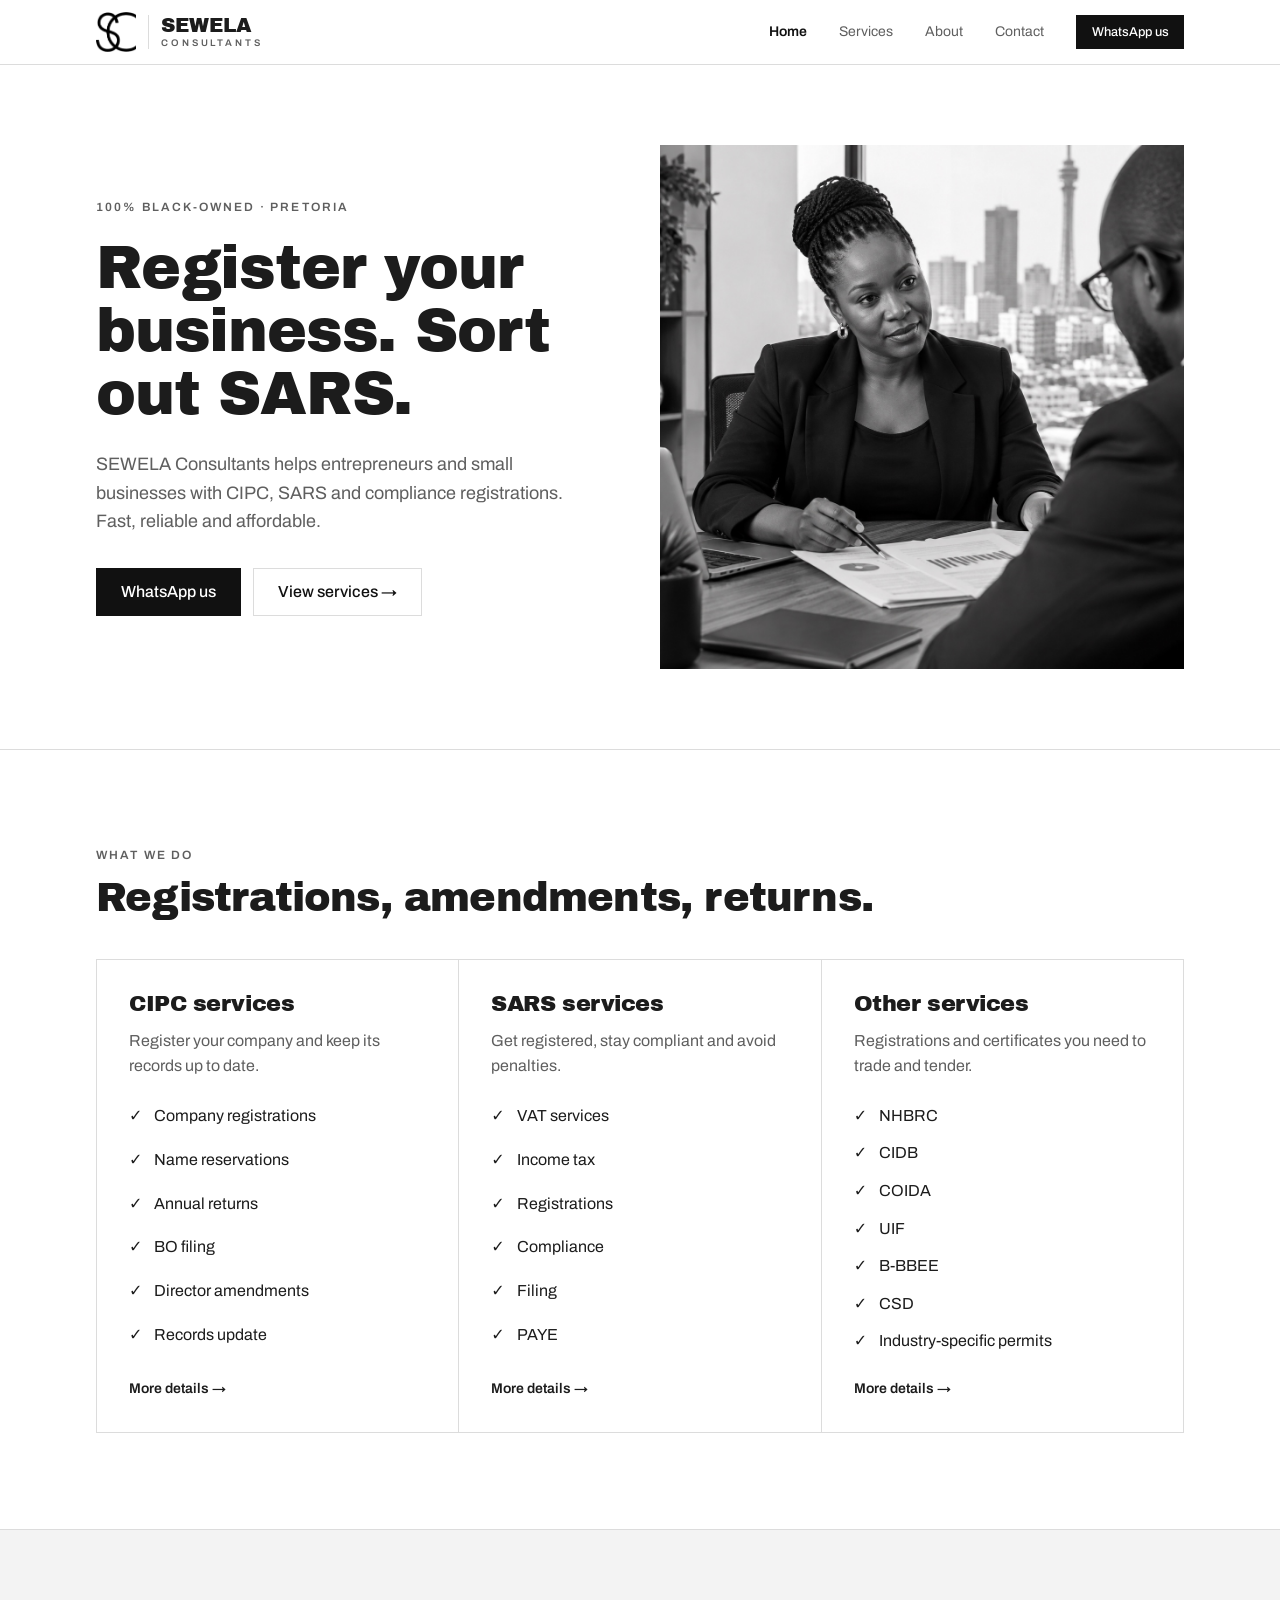
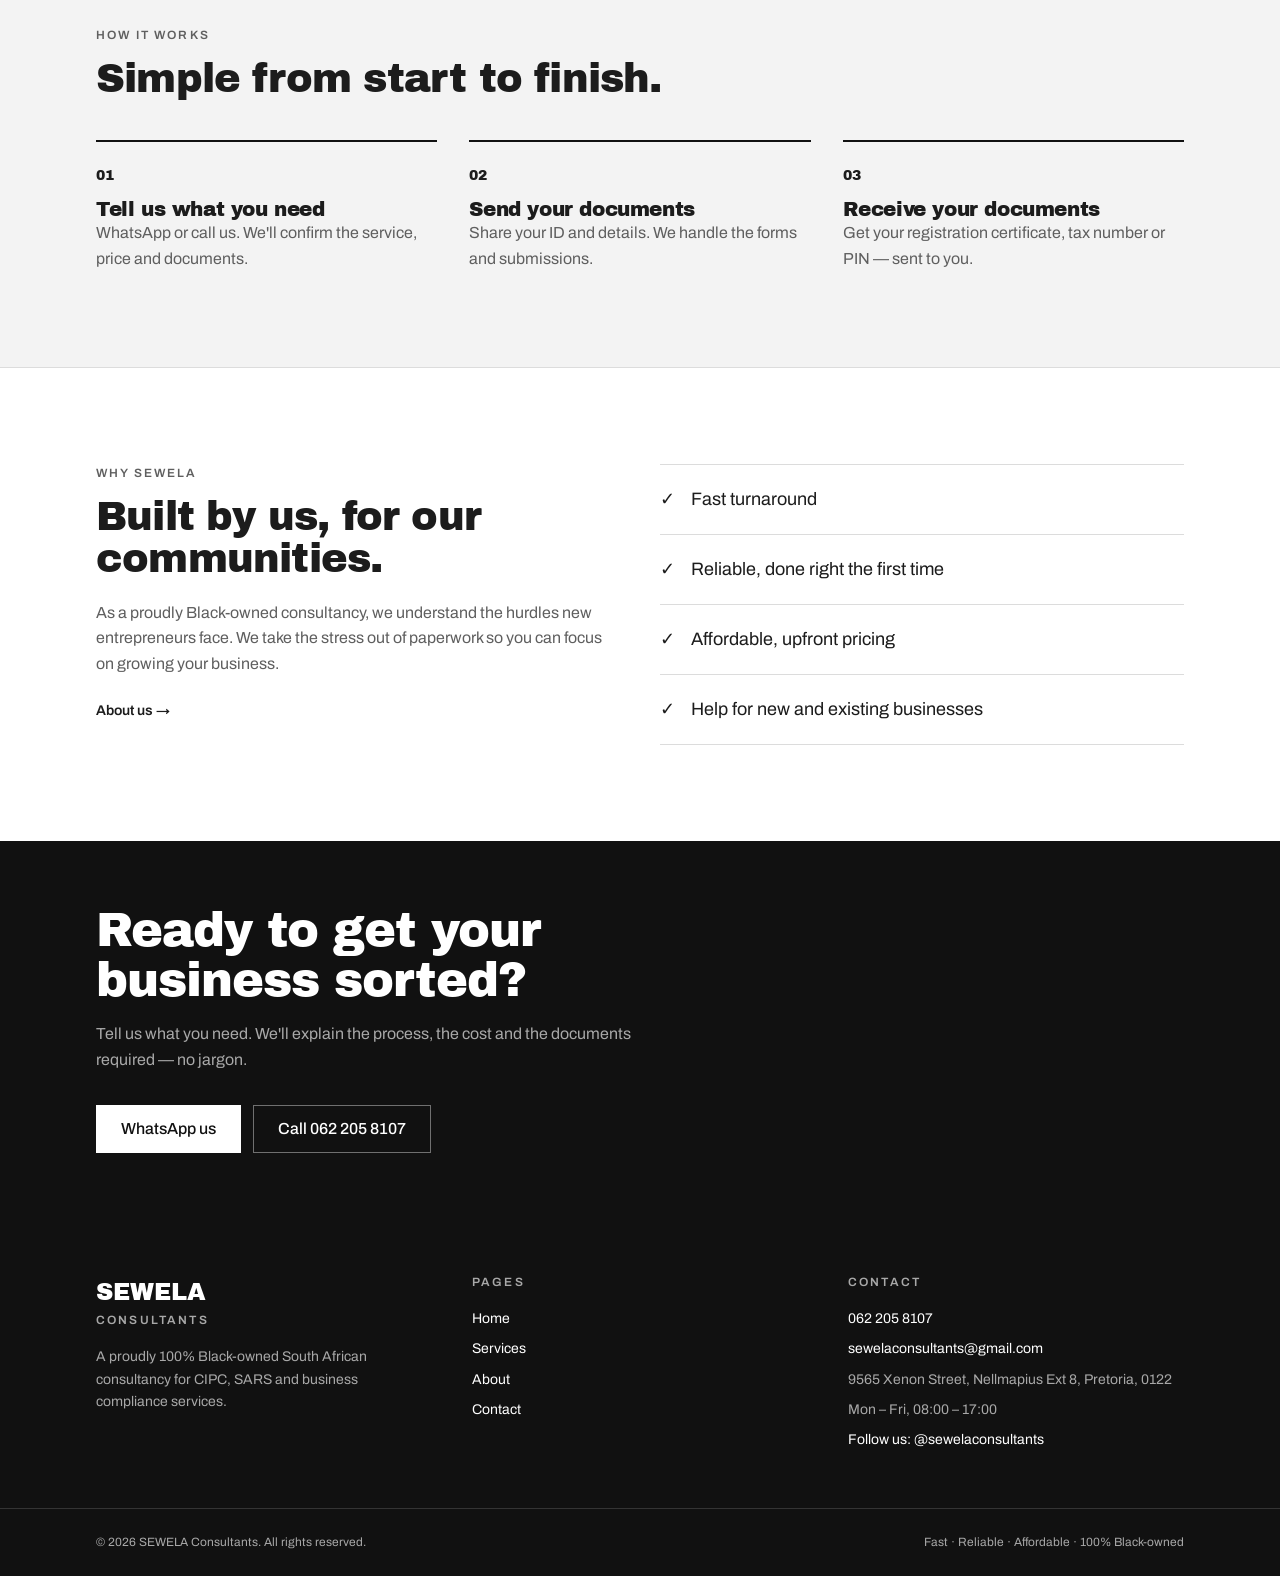
<file: SWC website/sewela-website-html/sewela-website/index.html>
<!DOCTYPE html>
<html lang="en-ZA">
<head>
  <meta charset="utf-8">
  <meta name="viewport" content="width=device-width, initial-scale=1">
  <title>SEWELA Consultants — Business Registration & SARS Services</title>
  <meta name="description" content="CIPC, SARS, NHBRC, CIDB, COIDA, B-BBEE and CSD services. A 100% Black-owned consultancy in Pretoria.">
  <meta property="og:title" content="SEWELA Consultants — Business Registration & SARS Services">
  <meta property="og:description" content="CIPC, SARS, NHBRC, CIDB, COIDA, B-BBEE and CSD services. A 100% Black-owned consultancy in Pretoria.">
  <meta property="og:type" content="website">
  <link rel="icon" href="favicon.ico">
  <link rel="preconnect" href="https://fonts.googleapis.com">
  <link rel="preconnect" href="https://fonts.gstatic.com" crossorigin>
  <link rel="stylesheet" href="https://fonts.googleapis.com/css2?family=Archivo+Black&family=Archivo:wght@400;500;600;700&display=swap">
  <link rel="stylesheet" href="styles.css">
</head>
<body>
  <!-- ===== Header ===== -->
  <header class="header">
    <div class="container header-inner">
      <a href="index.html" class="logo" aria-label="SEWELA Consultants home">
        <img src="images/sewela-sc-logo.png" alt="">
        <span class="logo-text">
          <span class="logo-name">SEWELA</span>
          <span class="logo-sub">Consultants</span>
        </span>
      </a>
      <nav class="nav">
        <a href="index.html">Home</a>
        <a href="services.html">Services</a>
        <a href="about.html">About</a>
        <a href="contact.html">Contact</a>
        <a href="https://wa.me/27622058107?text=Hello%20SEWELA%20Consultants%2C%20I%20would%20like%20help%20with%20" target="_blank" rel="noreferrer" class="btn btn-small">WhatsApp us</a>
      </nav>
      <button class="menu-btn" type="button" aria-label="Open menu" aria-expanded="false">
        <svg viewBox="0 0 24 24" fill="none" stroke="currentColor" stroke-width="2"><path d="M4 6h16M4 12h16M4 18h16"/></svg>
      </button>
    </div>
    <nav class="mobile-nav">
      <div class="container">
        <a href="index.html">Home</a>
        <a href="services.html">Services</a>
        <a href="about.html">About</a>
        <a href="contact.html">Contact</a>
        <a href="https://wa.me/27622058107?text=Hello%20SEWELA%20Consultants%2C%20I%20would%20like%20help%20with%20" target="_blank" rel="noreferrer" class="btn">WhatsApp us</a>
      </div>
    </nav>
  </header>

  <main>

    <!-- ===== Intro ===== -->
    <section class="border-b">
      <div class="container hero">
        <div>
          <p class="eyebrow">100% Black-owned · Pretoria</p>
          <h1>Register your business. Sort out SARS.</h1>
          <p class="lead">SEWELA Consultants helps entrepreneurs and small businesses with CIPC, SARS and compliance registrations. Fast, reliable and affordable.</p>
          <div class="btn-row">
            <a href="https://wa.me/27622058107?text=Hello%20SEWELA%20Consultants%2C%20I%20would%20like%20help%20with%20" target="_blank" rel="noreferrer" class="btn">WhatsApp us</a>
            <a href="services.html" class="btn btn-outline">View services →</a>
          </div>
        </div>
        <img src="images/hero-consultant.jpg" alt="A SEWELA consultant reviewing business documents with a client" width="1312" height="1199">
      </div>
    </section>

    <!-- ===== What we do ===== -->
    <section class="container section">
      <p class="eyebrow">What we do</p>
      <h2 class="mt-1">Registrations, amendments, returns.</h2>
      <div class="grid-cards three">
        <div>
          <h3>CIPC services</h3>
          <p class="muted mt-1">Register your company and keep its records up to date.</p>
          <ul class="check-list">
            <li>Company registrations</li>
            <li>Name reservations</li>
            <li>Annual returns</li>
            <li>BO filing</li>
            <li>Director amendments</li>
            <li>Records update</li>
          </ul>
          <a href="services.html#cipc" class="text-link">More details →</a>
        </div>
        <div>
          <h3>SARS services</h3>
          <p class="muted mt-1">Get registered, stay compliant and avoid penalties.</p>
          <ul class="check-list">
            <li>VAT services</li>
            <li>Income tax</li>
            <li>Registrations</li>
            <li>Compliance</li>
            <li>Filing</li>
            <li>PAYE</li>
          </ul>
          <a href="services.html#sars" class="text-link">More details →</a>
        </div>
        <div>
          <h3>Other services</h3>
          <p class="muted mt-1">Registrations and certificates you need to trade and tender.</p>
          <ul class="check-list">
            <li>NHBRC</li>
            <li>CIDB</li>
            <li>COIDA</li>
            <li>UIF</li>
            <li>B-BBEE</li>
            <li>CSD</li>
            <li>Industry-specific permits</li>
          </ul>
          <a href="services.html#other" class="text-link">More details →</a>
        </div>
      </div>
    </section>

    <!-- ===== How it works ===== -->
    <section class="bg-light border-y">
      <div class="container section">
        <p class="eyebrow">How it works</p>
        <h2 class="mt-1">Simple from start to finish.</h2>
        <ol class="steps">
          <li><span class="num">01</span><h3>Tell us what you need</h3><p class="muted">WhatsApp or call us. We'll confirm the service, price and documents.</p></li>
          <li><span class="num">02</span><h3>Send your documents</h3><p class="muted">Share your ID and details. We handle the forms and submissions.</p></li>
          <li><span class="num">03</span><h3>Receive your documents</h3><p class="muted">Get your registration certificate, tax number or PIN — sent to you.</p></li>
        </ol>
      </div>
    </section>

    <!-- ===== Why us ===== -->
    <section class="container section two-col">
      <div>
        <p class="eyebrow">Why SEWELA</p>
        <h2 class="mt-1">Built by us, for our communities.</h2>
        <p class="muted" style="margin-top:1.25rem">As a proudly Black-owned consultancy, we understand the hurdles new entrepreneurs face. We take the stress out of paperwork so you can focus on growing your business.</p>
        <a href="about.html" class="text-link">About us →</a>
      </div>
      <ul class="reasons">
        <li>Fast turnaround</li>
        <li>Reliable, done right the first time</li>
        <li>Affordable, upfront pricing</li>
        <li>Help for new and existing businesses</li>
      </ul>
    </section>

    <!-- ===== Call to action ===== -->
    <section class="cta">
      <div class="container">
        <h2>Ready to get your business sorted?</h2>
        <p>Tell us what you need. We'll explain the process, the cost and the documents required — no jargon.</p>
        <div class="btn-row">
          <a href="https://wa.me/27622058107?text=Hello%20SEWELA%20Consultants%2C%20I%20would%20like%20help%20with%20" target="_blank" rel="noreferrer" class="btn btn-inverse">WhatsApp us</a>
          <a href="tel:+27622058107" class="btn btn-inverse-outline">Call 062 205 8107</a>
        </div>
      </div>
    </section>
  </main>

  <!-- ===== Footer ===== -->
  <footer class="footer">
    <div class="container footer-grid">
      <div>
        <p class="footer-name">SEWELA</p>
        <p class="eyebrow">Consultants</p>
        <p class="dim" style="margin-top:1rem;max-width:20rem;font-size:.875rem">A proudly 100% Black-owned South African consultancy for CIPC, SARS and business compliance services.</p>
      </div>
      <div>
        <p class="eyebrow">Pages</p>
        <ul>
          <li><a href="index.html">Home</a></li>
          <li><a href="services.html">Services</a></li>
          <li><a href="about.html">About</a></li>
          <li><a href="contact.html">Contact</a></li>
        </ul>
      </div>
      <div>
        <p class="eyebrow">Contact</p>
        <ul>
          <li><a href="tel:+27622058107">062 205 8107</a></li>
          <li><a href="mailto:sewelaconsultants@gmail.com">sewelaconsultants@gmail.com</a></li>
          <li class="dim">9565 Xenon Street, Nellmapius Ext 8, Pretoria, 0122</li>
          <li class="dim">Mon – Fri, 08:00 – 17:00</li>
          <li>Follow us: @sewelaconsultants</li>
        </ul>
      </div>
    </div>
    <div class="footer-bottom">
      <div class="container">
        <p>© <span id="year">2026</span> SEWELA Consultants. All rights reserved.</p>
        <p>Fast · Reliable · Affordable · 100% Black-owned</p>
      </div>
    </div>
  </footer>

  <script src="script.js"></script>
</body>
</html>
</file>
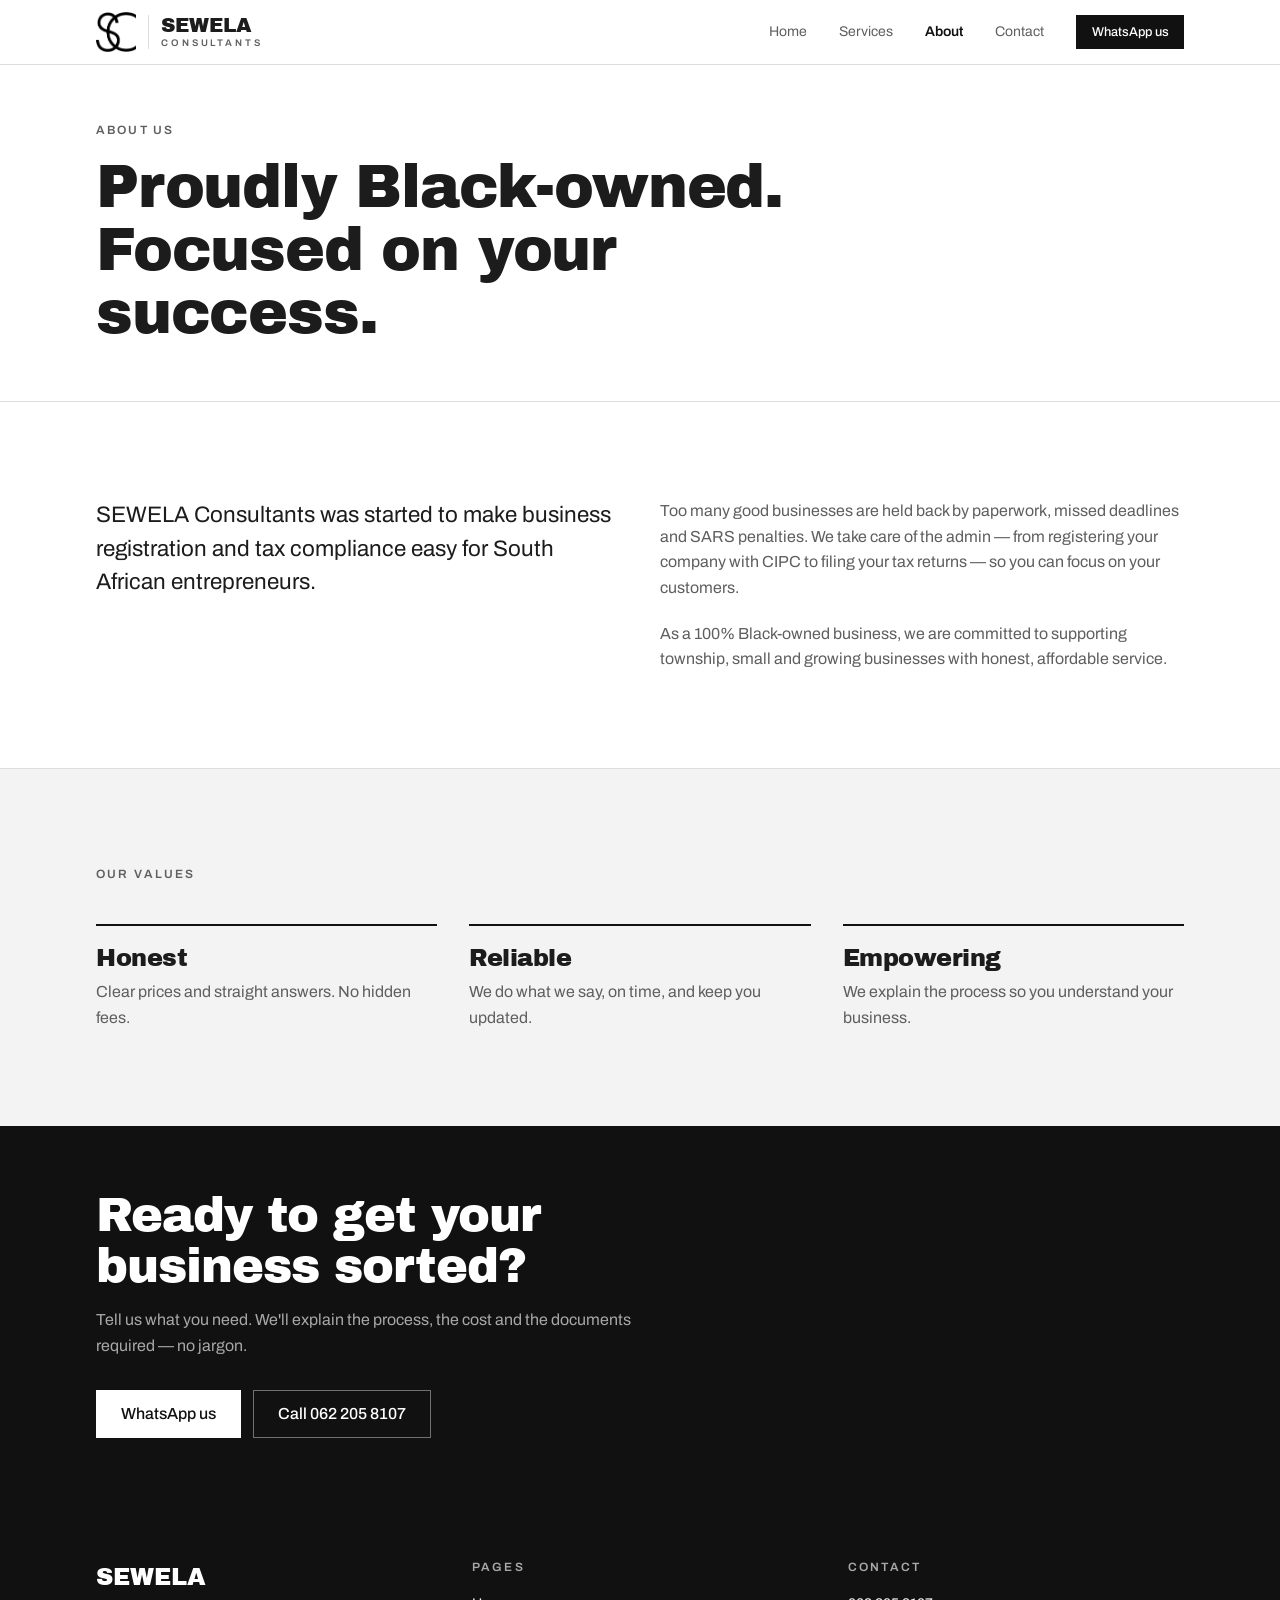
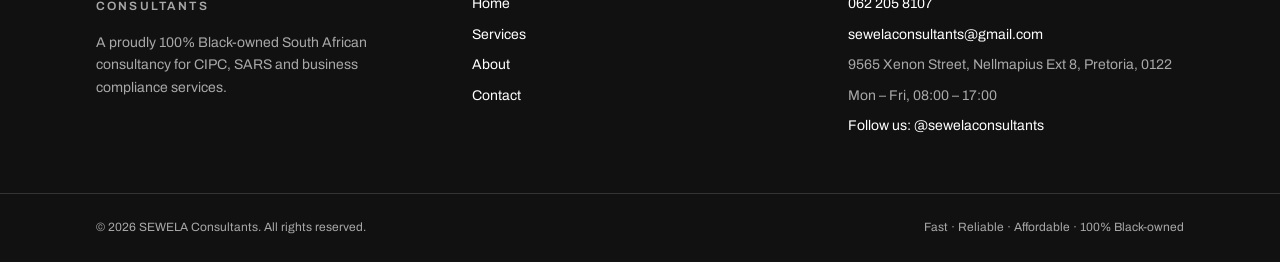
<file: SWC website/sewela-website-html/sewela-website/about.html>
<!DOCTYPE html>
<html lang="en-ZA">
<head>
  <meta charset="utf-8">
  <meta name="viewport" content="width=device-width, initial-scale=1">
  <title>About Us — A Black-Owned Consultancy | SEWELA Consultants</title>
  <meta name="description" content="SEWELA Consultants is a 100% Black-owned South African consultancy helping entrepreneurs register and stay compliant.">
  <meta property="og:title" content="About Us — A Black-Owned Consultancy | SEWELA Consultants">
  <meta property="og:description" content="SEWELA Consultants is a 100% Black-owned South African consultancy helping entrepreneurs register and stay compliant.">
  <meta property="og:type" content="website">
  <link rel="icon" href="favicon.ico">
  <link rel="preconnect" href="https://fonts.googleapis.com">
  <link rel="preconnect" href="https://fonts.gstatic.com" crossorigin>
  <link rel="stylesheet" href="https://fonts.googleapis.com/css2?family=Archivo+Black&family=Archivo:wght@400;500;600;700&display=swap">
  <link rel="stylesheet" href="styles.css">
</head>
<body>
  <!-- ===== Header ===== -->
  <header class="header">
    <div class="container header-inner">
      <a href="index.html" class="logo" aria-label="SEWELA Consultants home">
        <img src="images/sewela-sc-logo.png" alt="">
        <span class="logo-text">
          <span class="logo-name">SEWELA</span>
          <span class="logo-sub">Consultants</span>
        </span>
      </a>
      <nav class="nav">
        <a href="index.html">Home</a>
        <a href="services.html">Services</a>
        <a href="about.html">About</a>
        <a href="contact.html">Contact</a>
        <a href="https://wa.me/27622058107?text=Hello%20SEWELA%20Consultants%2C%20I%20would%20like%20help%20with%20" target="_blank" rel="noreferrer" class="btn btn-small">WhatsApp us</a>
      </nav>
      <button class="menu-btn" type="button" aria-label="Open menu" aria-expanded="false">
        <svg viewBox="0 0 24 24" fill="none" stroke="currentColor" stroke-width="2"><path d="M4 6h16M4 12h16M4 18h16"/></svg>
      </button>
    </div>
    <nav class="mobile-nav">
      <div class="container">
        <a href="index.html">Home</a>
        <a href="services.html">Services</a>
        <a href="about.html">About</a>
        <a href="contact.html">Contact</a>
        <a href="https://wa.me/27622058107?text=Hello%20SEWELA%20Consultants%2C%20I%20would%20like%20help%20with%20" target="_blank" rel="noreferrer" class="btn">WhatsApp us</a>
      </div>
    </nav>
  </header>

  <main>

    <section class="page-title">
      <div class="container">
        <p class="eyebrow">About us</p>
        <h1>Proudly Black-owned. Focused on your success.</h1>
      </div>
    </section>

    <section class="container section two-col">
      <p style="font-size:1.4rem;line-height:1.5">SEWELA Consultants was started to make business registration and tax compliance easy for South African entrepreneurs.</p>
      <div class="muted">
        <p>Too many good businesses are held back by paperwork, missed deadlines and SARS penalties. We take care of the admin — from registering your company with CIPC to filing your tax returns — so you can focus on your customers.</p>
        <p style="margin-top:1.25rem">As a 100% Black-owned business, we are committed to supporting township, small and growing businesses with honest, affordable service.</p>
      </div>
    </section>

    <section class="bg-light" style="border-top:1px solid var(--border)">
      <div class="container section">
        <p class="eyebrow">Our values</p>
        <div class="steps">
          <div style="border-top:2px solid var(--black);padding-top:1.25rem"><h2 style="font-size:1.5rem">Honest</h2><p class="muted" style="margin-top:.5rem">Clear prices and straight answers. No hidden fees.</p></div>
          <div style="border-top:2px solid var(--black);padding-top:1.25rem"><h2 style="font-size:1.5rem">Reliable</h2><p class="muted" style="margin-top:.5rem">We do what we say, on time, and keep you updated.</p></div>
          <div style="border-top:2px solid var(--black);padding-top:1.25rem"><h2 style="font-size:1.5rem">Empowering</h2><p class="muted" style="margin-top:.5rem">We explain the process so you understand your business.</p></div>
        </div>
      </div>
    </section>

    <!-- ===== Call to action ===== -->
    <section class="cta">
      <div class="container">
        <h2>Ready to get your business sorted?</h2>
        <p>Tell us what you need. We'll explain the process, the cost and the documents required — no jargon.</p>
        <div class="btn-row">
          <a href="https://wa.me/27622058107?text=Hello%20SEWELA%20Consultants%2C%20I%20would%20like%20help%20with%20" target="_blank" rel="noreferrer" class="btn btn-inverse">WhatsApp us</a>
          <a href="tel:+27622058107" class="btn btn-inverse-outline">Call 062 205 8107</a>
        </div>
      </div>
    </section>
  </main>

  <!-- ===== Footer ===== -->
  <footer class="footer">
    <div class="container footer-grid">
      <div>
        <p class="footer-name">SEWELA</p>
        <p class="eyebrow">Consultants</p>
        <p class="dim" style="margin-top:1rem;max-width:20rem;font-size:.875rem">A proudly 100% Black-owned South African consultancy for CIPC, SARS and business compliance services.</p>
      </div>
      <div>
        <p class="eyebrow">Pages</p>
        <ul>
          <li><a href="index.html">Home</a></li>
          <li><a href="services.html">Services</a></li>
          <li><a href="about.html">About</a></li>
          <li><a href="contact.html">Contact</a></li>
        </ul>
      </div>
      <div>
        <p class="eyebrow">Contact</p>
        <ul>
          <li><a href="tel:+27622058107">062 205 8107</a></li>
          <li><a href="mailto:sewelaconsultants@gmail.com">sewelaconsultants@gmail.com</a></li>
          <li class="dim">9565 Xenon Street, Nellmapius Ext 8, Pretoria, 0122</li>
          <li class="dim">Mon – Fri, 08:00 – 17:00</li>
          <li>Follow us: @sewelaconsultants</li>
        </ul>
      </div>
    </div>
    <div class="footer-bottom">
      <div class="container">
        <p>© <span id="year">2026</span> SEWELA Consultants. All rights reserved.</p>
        <p>Fast · Reliable · Affordable · 100% Black-owned</p>
      </div>
    </div>
  </footer>

  <script src="script.js"></script>
</body>
</html>
</file>
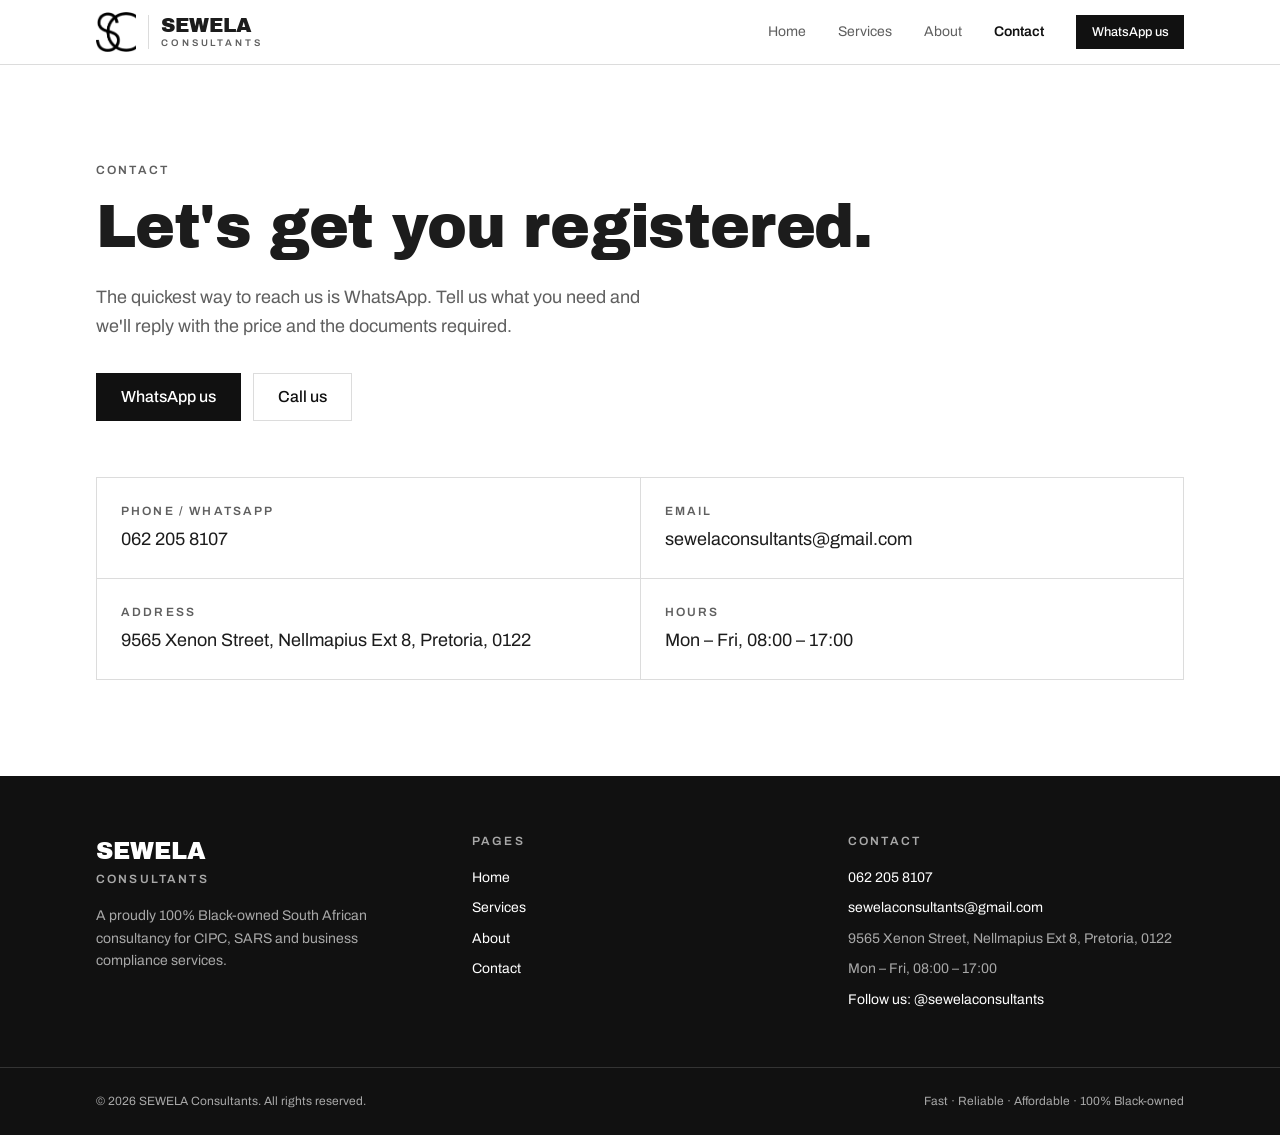
<file: SWC website/sewela-website-html/sewela-website/contact.html>
<!DOCTYPE html>
<html lang="en-ZA">
<head>
  <meta charset="utf-8">
  <meta name="viewport" content="width=device-width, initial-scale=1">
  <title>Contact Us | SEWELA Consultants</title>
  <meta name="description" content="WhatsApp, call or email SEWELA Consultants for help with CIPC, SARS and compliance registrations.">
  <meta property="og:title" content="Contact Us | SEWELA Consultants">
  <meta property="og:description" content="WhatsApp, call or email SEWELA Consultants for help with CIPC, SARS and compliance registrations.">
  <meta property="og:type" content="website">
  <link rel="icon" href="favicon.ico">
  <link rel="preconnect" href="https://fonts.googleapis.com">
  <link rel="preconnect" href="https://fonts.gstatic.com" crossorigin>
  <link rel="stylesheet" href="https://fonts.googleapis.com/css2?family=Archivo+Black&family=Archivo:wght@400;500;600;700&display=swap">
  <link rel="stylesheet" href="styles.css">
</head>
<body>
  <!-- ===== Header ===== -->
  <header class="header">
    <div class="container header-inner">
      <a href="index.html" class="logo" aria-label="SEWELA Consultants home">
        <img src="images/sewela-sc-logo.png" alt="">
        <span class="logo-text">
          <span class="logo-name">SEWELA</span>
          <span class="logo-sub">Consultants</span>
        </span>
      </a>
      <nav class="nav">
        <a href="index.html">Home</a>
        <a href="services.html">Services</a>
        <a href="about.html">About</a>
        <a href="contact.html">Contact</a>
        <a href="https://wa.me/27622058107?text=Hello%20SEWELA%20Consultants%2C%20I%20would%20like%20help%20with%20" target="_blank" rel="noreferrer" class="btn btn-small">WhatsApp us</a>
      </nav>
      <button class="menu-btn" type="button" aria-label="Open menu" aria-expanded="false">
        <svg viewBox="0 0 24 24" fill="none" stroke="currentColor" stroke-width="2"><path d="M4 6h16M4 12h16M4 18h16"/></svg>
      </button>
    </div>
    <nav class="mobile-nav">
      <div class="container">
        <a href="index.html">Home</a>
        <a href="services.html">Services</a>
        <a href="about.html">About</a>
        <a href="contact.html">Contact</a>
        <a href="https://wa.me/27622058107?text=Hello%20SEWELA%20Consultants%2C%20I%20would%20like%20help%20with%20" target="_blank" rel="noreferrer" class="btn">WhatsApp us</a>
      </div>
    </nav>
  </header>

  <main>

    <section class="container section">
      <p class="eyebrow">Contact</p>
      <h1 style="margin-top:1rem">Let's get you registered.</h1>
      <p class="lead" style="max-width:36rem">The quickest way to reach us is WhatsApp. Tell us what you need and we'll reply with the price and the documents required.</p>
      <div class="btn-row">
        <a href="https://wa.me/27622058107?text=Hello%20SEWELA%20Consultants%2C%20I%20would%20like%20help%20with%20" target="_blank" rel="noreferrer" class="btn">WhatsApp us</a>
        <a href="tel:+27622058107" class="btn btn-outline">Call us</a>
      </div>
      <dl class="grid-cards two" style="margin-top:3.5rem">
        <div class="contact-item"><div><dt class="eyebrow">Phone / WhatsApp</dt><dd><a href="tel:+27622058107">062 205 8107</a></dd></div></div>
        <div class="contact-item"><div><dt class="eyebrow">Email</dt><dd><a href="mailto:sewelaconsultants@gmail.com">sewelaconsultants@gmail.com</a></dd></div></div>
        <div class="contact-item"><div><dt class="eyebrow">Address</dt><dd>9565 Xenon Street, Nellmapius Ext 8, Pretoria, 0122</dd></div></div>
        <div class="contact-item"><div><dt class="eyebrow">Hours</dt><dd>Mon – Fri, 08:00 – 17:00</dd></div></div>
      </dl>
    </section>
  </main>

  <!-- ===== Footer ===== -->
  <footer class="footer">
    <div class="container footer-grid">
      <div>
        <p class="footer-name">SEWELA</p>
        <p class="eyebrow">Consultants</p>
        <p class="dim" style="margin-top:1rem;max-width:20rem;font-size:.875rem">A proudly 100% Black-owned South African consultancy for CIPC, SARS and business compliance services.</p>
      </div>
      <div>
        <p class="eyebrow">Pages</p>
        <ul>
          <li><a href="index.html">Home</a></li>
          <li><a href="services.html">Services</a></li>
          <li><a href="about.html">About</a></li>
          <li><a href="contact.html">Contact</a></li>
        </ul>
      </div>
      <div>
        <p class="eyebrow">Contact</p>
        <ul>
          <li><a href="tel:+27622058107">062 205 8107</a></li>
          <li><a href="mailto:sewelaconsultants@gmail.com">sewelaconsultants@gmail.com</a></li>
          <li class="dim">9565 Xenon Street, Nellmapius Ext 8, Pretoria, 0122</li>
          <li class="dim">Mon – Fri, 08:00 – 17:00</li>
          <li>Follow us: @sewelaconsultants</li>
        </ul>
      </div>
    </div>
    <div class="footer-bottom">
      <div class="container">
        <p>© <span id="year">2026</span> SEWELA Consultants. All rights reserved.</p>
        <p>Fast · Reliable · Affordable · 100% Black-owned</p>
      </div>
    </div>
  </footer>

  <script src="script.js"></script>
</body>
</html>
</file>
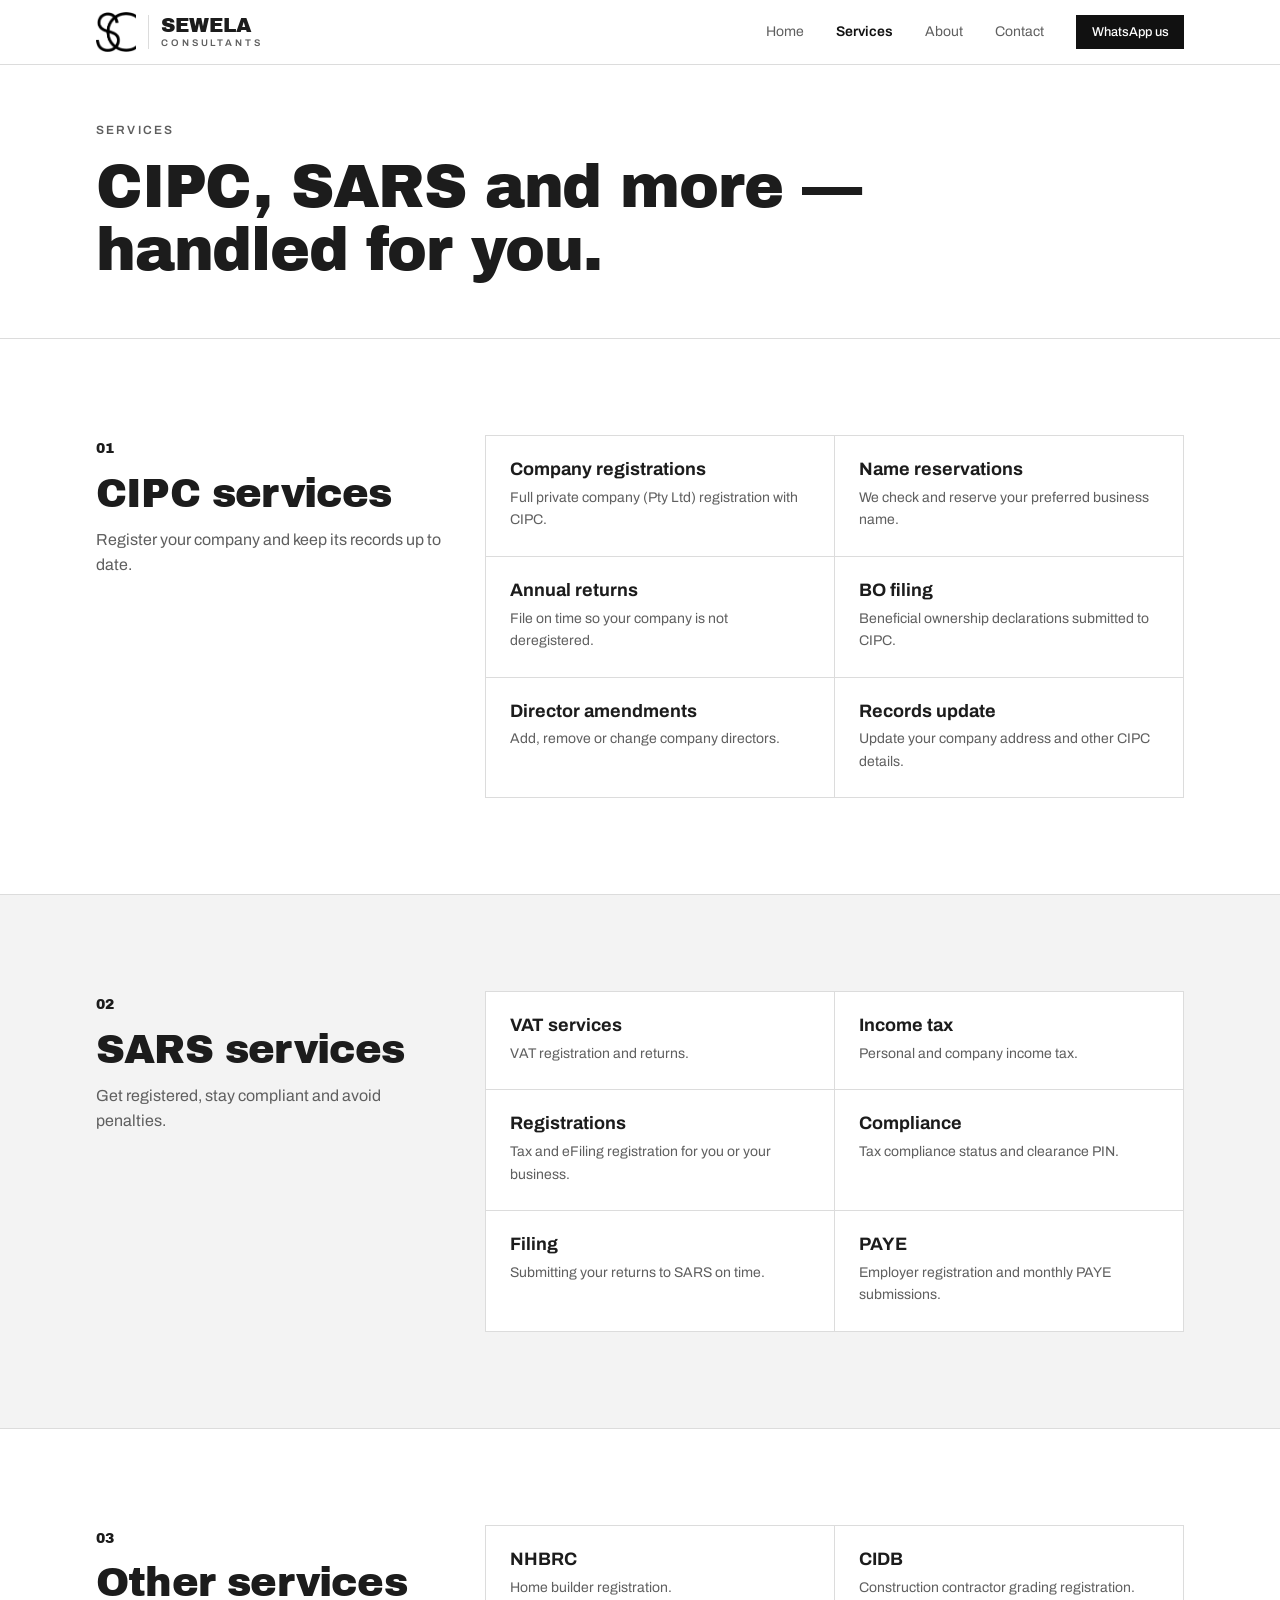
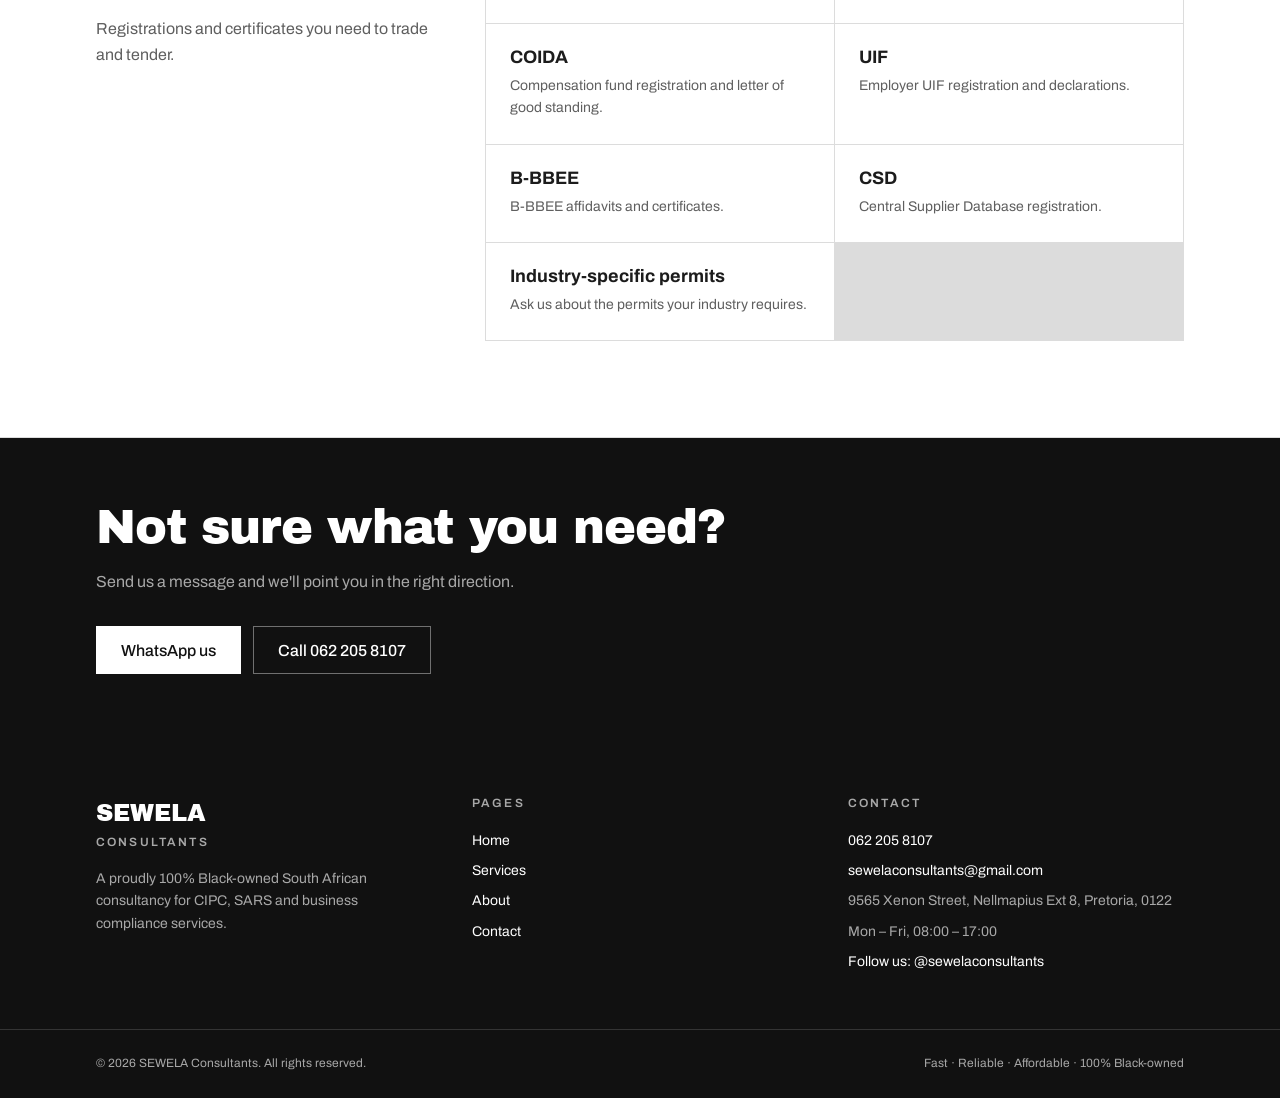
<file: SWC website/sewela-website-html/sewela-website/services.html>
<!DOCTYPE html>
<html lang="en-ZA">
<head>
  <meta charset="utf-8">
  <meta name="viewport" content="width=device-width, initial-scale=1">
  <title>Services — CIPC, SARS & Compliance | SEWELA Consultants</title>
  <meta name="description" content="Company registration, annual returns, VAT, income tax, PAYE, NHBRC, CIDB, COIDA, B-BBEE and CSD from SEWELA Consultants.">
  <meta property="og:title" content="Services — CIPC, SARS & Compliance | SEWELA Consultants">
  <meta property="og:description" content="Company registration, annual returns, VAT, income tax, PAYE, NHBRC, CIDB, COIDA, B-BBEE and CSD from SEWELA Consultants.">
  <meta property="og:type" content="website">
  <link rel="icon" href="favicon.ico">
  <link rel="preconnect" href="https://fonts.googleapis.com">
  <link rel="preconnect" href="https://fonts.gstatic.com" crossorigin>
  <link rel="stylesheet" href="https://fonts.googleapis.com/css2?family=Archivo+Black&family=Archivo:wght@400;500;600;700&display=swap">
  <link rel="stylesheet" href="styles.css">
</head>
<body>
  <!-- ===== Header ===== -->
  <header class="header">
    <div class="container header-inner">
      <a href="index.html" class="logo" aria-label="SEWELA Consultants home">
        <img src="images/sewela-sc-logo.png" alt="">
        <span class="logo-text">
          <span class="logo-name">SEWELA</span>
          <span class="logo-sub">Consultants</span>
        </span>
      </a>
      <nav class="nav">
        <a href="index.html">Home</a>
        <a href="services.html">Services</a>
        <a href="about.html">About</a>
        <a href="contact.html">Contact</a>
        <a href="https://wa.me/27622058107?text=Hello%20SEWELA%20Consultants%2C%20I%20would%20like%20help%20with%20" target="_blank" rel="noreferrer" class="btn btn-small">WhatsApp us</a>
      </nav>
      <button class="menu-btn" type="button" aria-label="Open menu" aria-expanded="false">
        <svg viewBox="0 0 24 24" fill="none" stroke="currentColor" stroke-width="2"><path d="M4 6h16M4 12h16M4 18h16"/></svg>
      </button>
    </div>
    <nav class="mobile-nav">
      <div class="container">
        <a href="index.html">Home</a>
        <a href="services.html">Services</a>
        <a href="about.html">About</a>
        <a href="contact.html">Contact</a>
        <a href="https://wa.me/27622058107?text=Hello%20SEWELA%20Consultants%2C%20I%20would%20like%20help%20with%20" target="_blank" rel="noreferrer" class="btn">WhatsApp us</a>
      </div>
    </nav>
  </header>

  <main>

    <section class="page-title">
      <div class="container">
        <p class="eyebrow">Services</p>
        <h1>CIPC, SARS and more — handled for you.</h1>
      </div>
    </section>

    <section id="cipc" class="border-b">
      <div class="container section two-col wide-right">
        <div>
          <span class="num" style="font-family:var(--font-display);font-size:.875rem">01</span>
          <h2 class="mt-1">CIPC services</h2>
          <p class="muted mt-1">Register your company and keep its records up to date.</p>
        </div>
        <ul class="grid-cards two" style="margin-top:0">
            <li class="service-item"><h3>Company registrations</h3><p>Full private company (Pty Ltd) registration with CIPC.</p></li>
            <li class="service-item"><h3>Name reservations</h3><p>We check and reserve your preferred business name.</p></li>
            <li class="service-item"><h3>Annual returns</h3><p>File on time so your company is not deregistered.</p></li>
            <li class="service-item"><h3>BO filing</h3><p>Beneficial ownership declarations submitted to CIPC.</p></li>
            <li class="service-item"><h3>Director amendments</h3><p>Add, remove or change company directors.</p></li>
            <li class="service-item"><h3>Records update</h3><p>Update your company address and other CIPC details.</p></li>
        </ul>
      </div>
    </section>

    <section id="sars" class="border-b bg-light">
      <div class="container section two-col wide-right">
        <div>
          <span class="num" style="font-family:var(--font-display);font-size:.875rem">02</span>
          <h2 class="mt-1">SARS services</h2>
          <p class="muted mt-1">Get registered, stay compliant and avoid penalties.</p>
        </div>
        <ul class="grid-cards two" style="margin-top:0">
            <li class="service-item"><h3>VAT services</h3><p>VAT registration and returns.</p></li>
            <li class="service-item"><h3>Income tax</h3><p>Personal and company income tax.</p></li>
            <li class="service-item"><h3>Registrations</h3><p>Tax and eFiling registration for you or your business.</p></li>
            <li class="service-item"><h3>Compliance</h3><p>Tax compliance status and clearance PIN.</p></li>
            <li class="service-item"><h3>Filing</h3><p>Submitting your returns to SARS on time.</p></li>
            <li class="service-item"><h3>PAYE</h3><p>Employer registration and monthly PAYE submissions.</p></li>
        </ul>
      </div>
    </section>

    <section id="other" class="border-b">
      <div class="container section two-col wide-right">
        <div>
          <span class="num" style="font-family:var(--font-display);font-size:.875rem">03</span>
          <h2 class="mt-1">Other services</h2>
          <p class="muted mt-1">Registrations and certificates you need to trade and tender.</p>
        </div>
        <ul class="grid-cards two" style="margin-top:0">
            <li class="service-item"><h3>NHBRC</h3><p>Home builder registration.</p></li>
            <li class="service-item"><h3>CIDB</h3><p>Construction contractor grading registration.</p></li>
            <li class="service-item"><h3>COIDA</h3><p>Compensation fund registration and letter of good standing.</p></li>
            <li class="service-item"><h3>UIF</h3><p>Employer UIF registration and declarations.</p></li>
            <li class="service-item"><h3>B-BBEE</h3><p>B-BBEE affidavits and certificates.</p></li>
            <li class="service-item"><h3>CSD</h3><p>Central Supplier Database registration.</p></li>
            <li class="service-item"><h3>Industry-specific permits</h3><p>Ask us about the permits your industry requires.</p></li>
        </ul>
      </div>
    </section>

    <!-- ===== Call to action ===== -->
    <section class="cta">
      <div class="container">
        <h2>Not sure what you need?</h2>
        <p>Send us a message and we'll point you in the right direction.</p>
        <div class="btn-row">
          <a href="https://wa.me/27622058107?text=Hello%20SEWELA%20Consultants%2C%20I%20would%20like%20help%20with%20" target="_blank" rel="noreferrer" class="btn btn-inverse">WhatsApp us</a>
          <a href="tel:+27622058107" class="btn btn-inverse-outline">Call 062 205 8107</a>
        </div>
      </div>
    </section>
  </main>

  <!-- ===== Footer ===== -->
  <footer class="footer">
    <div class="container footer-grid">
      <div>
        <p class="footer-name">SEWELA</p>
        <p class="eyebrow">Consultants</p>
        <p class="dim" style="margin-top:1rem;max-width:20rem;font-size:.875rem">A proudly 100% Black-owned South African consultancy for CIPC, SARS and business compliance services.</p>
      </div>
      <div>
        <p class="eyebrow">Pages</p>
        <ul>
          <li><a href="index.html">Home</a></li>
          <li><a href="services.html">Services</a></li>
          <li><a href="about.html">About</a></li>
          <li><a href="contact.html">Contact</a></li>
        </ul>
      </div>
      <div>
        <p class="eyebrow">Contact</p>
        <ul>
          <li><a href="tel:+27622058107">062 205 8107</a></li>
          <li><a href="mailto:sewelaconsultants@gmail.com">sewelaconsultants@gmail.com</a></li>
          <li class="dim">9565 Xenon Street, Nellmapius Ext 8, Pretoria, 0122</li>
          <li class="dim">Mon – Fri, 08:00 – 17:00</li>
          <li>Follow us: @sewelaconsultants</li>
        </ul>
      </div>
    </div>
    <div class="footer-bottom">
      <div class="container">
        <p>© <span id="year">2026</span> SEWELA Consultants. All rights reserved.</p>
        <p>Fast · Reliable · Affordable · 100% Black-owned</p>
      </div>
    </div>
  </footer>

  <script src="script.js"></script>
</body>
</html>
</file>
<file: SWC website/sewela-website-html/sewela-website/styles.css>
/* SEWELA Consultants — black & white theme */
:root {
  --black: #111111;
  --text: #1c1c1c;
  --muted: #5f5f5f;
  --light: #f3f3f3;
  --border: #dcdcdc;
  --white: #ffffff;
  --inverse-muted: #a8a8a8;
  --font: "Archivo", system-ui, sans-serif;
  --font-display: "Archivo Black", "Archivo", sans-serif;
}

* { box-sizing: border-box; margin: 0; padding: 0; }
html { scroll-behavior: smooth; }
body { font-family: var(--font); color: var(--text); background: var(--white); line-height: 1.6; -webkit-font-smoothing: antialiased; }
img { max-width: 100%; height: auto; display: block; }
a { color: inherit; text-decoration: none; }
ul, ol { list-style: none; }
h1, h2, h3 { font-family: var(--font-display); letter-spacing: -0.02em; line-height: 1.05; font-weight: 400; }
h1 { font-size: clamp(2.25rem, 6vw, 3.75rem); }
h2 { font-size: clamp(1.9rem, 4vw, 2.5rem); }
h3 { font-size: 1.4rem; }

.container { width: 100%; max-width: 72rem; margin: 0 auto; padding: 0 1.25rem; }
@media (min-width: 768px) { .container { padding: 0 2rem; } }

.eyebrow { font-size: .75rem; font-weight: 600; letter-spacing: .18em; text-transform: uppercase; color: var(--muted); }
.lead { font-size: 1.125rem; color: var(--muted); max-width: 30rem; margin-top: 1.5rem; }
.muted { color: var(--muted); }
.section { padding-top: 4rem; padding-bottom: 4rem; }
@media (min-width: 768px) { .section { padding-top: 6rem; padding-bottom: 6rem; } }
.bg-light { background: var(--light); }
.border-y { border-top: 1px solid var(--border); border-bottom: 1px solid var(--border); }
.border-b { border-bottom: 1px solid var(--border); }
.mt-1 { margin-top: .75rem; } .mt-2 { margin-top: 2.5rem; }

/* Buttons */
.btn { display: inline-flex; align-items: center; justify-content: center; gap: .5rem; height: 3rem; padding: 0 1.5rem; font-size: 1rem; font-weight: 500; border: 1px solid var(--black); background: var(--black); color: var(--white); cursor: pointer; transition: opacity .2s, background .2s, color .2s; }
.btn:hover { opacity: .88; }
.btn-outline { background: var(--white); color: var(--black); border-color: var(--border); }
.btn-outline:hover { background: var(--light); opacity: 1; }
.btn-small { height: 2.1rem; padding: 0 .9rem; font-size: .8rem; }
.btn-inverse { background: var(--white); color: var(--black); border-color: var(--white); }
.btn-inverse-outline { background: transparent; color: var(--white); border-color: rgba(255,255,255,.4); }
.btn-inverse-outline:hover { background: var(--white); color: var(--black); opacity: 1; }
.btn-row { display: flex; flex-direction: column; gap: .75rem; margin-top: 2rem; }
@media (min-width: 640px) { .btn-row { flex-direction: row; } }
.text-link { display: inline-flex; gap: .5rem; align-items: center; font-size: .875rem; font-weight: 600; margin-top: 1.5rem; }
.text-link:hover { text-decoration: underline; }

/* Header */
.header { position: sticky; top: 0; z-index: 40; background: rgba(255,255,255,.96); border-bottom: 1px solid var(--border); backdrop-filter: blur(6px); }
.header-inner { display: flex; align-items: center; justify-content: space-between; height: 4rem; }
.logo { display: flex; align-items: center; gap: .75rem; }
.logo img { width: 40px; height: 40px; }
.logo-text { display: flex; flex-direction: column; border-left: 1px solid var(--border); padding-left: .75rem; line-height: 1; }
.logo-name { font-family: var(--font-display); font-size: 1.25rem; }
.logo-sub { margin-top: .25rem; font-size: .6rem; font-weight: 600; letter-spacing: .3em; text-transform: uppercase; color: var(--muted); }
.nav { display: none; align-items: center; gap: 2rem; }
.nav a:not(.btn) { font-size: .875rem; color: var(--muted); }
.nav a:not(.btn):hover, .nav a.active { color: var(--black); }
.nav a.active { font-weight: 600; }
.menu-btn { display: flex; align-items: center; justify-content: center; width: 2.5rem; height: 2.5rem; background: none; border: 0; cursor: pointer; }
.menu-btn svg { width: 24px; height: 24px; }
.mobile-nav { display: none; border-top: 1px solid var(--border); background: var(--white); }
.mobile-nav.open { display: block; }
.mobile-nav .container { display: flex; flex-direction: column; padding-top: .5rem; padding-bottom: 1rem; }
.mobile-nav a:not(.btn) { padding: 1rem 0; border-bottom: 1px solid var(--border); }
.mobile-nav a.active { font-weight: 600; }
.mobile-nav .btn { margin-top: 1rem; }
@media (min-width: 768px) { .nav { display: flex; } .menu-btn, .mobile-nav, .mobile-nav.open { display: none; } }

/* Hero */
.hero { display: grid; gap: 2.5rem; padding-top: 3rem; padding-bottom: 3rem; }
.hero img { width: 100%; aspect-ratio: 4/3; object-fit: cover; }
.hero h1 { margin-top: 1.25rem; }
@media (min-width: 768px) { .hero { grid-template-columns: 1fr 1fr; align-items: center; padding-top: 5rem; padding-bottom: 5rem; } .hero img { aspect-ratio: 1/1; } }

/* Grids */
.grid-cards { display: grid; gap: 1px; background: var(--border); border: 1px solid var(--border); margin-top: 2.5rem; }
.grid-cards > * { background: var(--white); padding: 1.5rem; }
@media (min-width: 640px) { .grid-cards.two { grid-template-columns: 1fr 1fr; } }
@media (min-width: 768px) { .grid-cards.three { grid-template-columns: repeat(3, 1fr); } .grid-cards.three > * { padding: 2rem; display: flex; flex-direction: column; } }
.check-list { margin-top: 1.5rem; display: grid; gap: .75rem; flex: 1; }
.check-list li { display: flex; gap: .75rem; }
.check-list li::before { content: "✓"; font-weight: 700; }
.steps { display: grid; gap: 2rem; margin-top: 2.5rem; }
.steps li { border-top: 2px solid var(--black); padding-top: 1.25rem; }
.steps .num { font-family: var(--font-display); font-size: .875rem; }
.steps h3 { margin-top: .75rem; font-size: 1.25rem; }
@media (min-width: 768px) { .steps { grid-template-columns: repeat(3, 1fr); } }
.two-col { display: grid; gap: 2.5rem; }
@media (min-width: 768px) { .two-col { grid-template-columns: 1fr 1fr; } .two-col.wide-right { grid-template-columns: 1fr 2fr; } }
.reasons { border-top: 1px solid var(--border); }
.reasons li { display: flex; gap: 1rem; padding: 1.25rem 0; font-size: 1.125rem; border-bottom: 1px solid var(--border); }
.reasons li::before { content: "✓"; font-weight: 700; }
.service-item h3 { font-family: var(--font); font-weight: 700; font-size: 1.125rem; letter-spacing: 0; }
.service-item p { margin-top: .5rem; font-size: .875rem; color: var(--muted); }
.page-title { padding: 3.5rem 0; border-bottom: 1px solid var(--border); }
.page-title h1 { margin-top: 1rem; max-width: 48rem; }
.contact-item { display: flex; gap: 1rem; }
.contact-item dd { font-size: 1.125rem; margin-top: .25rem; }

/* Call to action + footer (black) */
.cta, .footer { background: var(--black); color: var(--white); }
.cta { padding: 4rem 0; }
.footer-grid { padding-top: 3.5rem; padding-bottom: 3.5rem; }
.cta h2 { max-width: 40rem; font-size: clamp(1.9rem, 5vw, 3rem); }
.cta p { margin-top: 1rem; max-width: 36rem; color: var(--inverse-muted); }
.footer-grid { display: grid; gap: 2.5rem; }
@media (min-width: 768px) { .footer-grid { grid-template-columns: repeat(3, 1fr); } }
.footer .eyebrow, .footer .dim { color: var(--inverse-muted); }
.footer ul { margin-top: 1rem; display: grid; gap: .5rem; font-size: .875rem; }
.footer a:hover { text-decoration: underline; }
.footer-name { font-family: var(--font-display); font-size: 1.5rem; }
.footer-bottom { border-top: 1px solid rgba(255,255,255,.15); }
.footer-bottom .container { display: flex; flex-direction: column; gap: .5rem; padding-top: 1.5rem; padding-bottom: 1.5rem; font-size: .75rem; color: var(--inverse-muted); }
@media (min-width: 640px) { .footer-bottom .container { flex-direction: row; justify-content: space-between; } }
</file>
